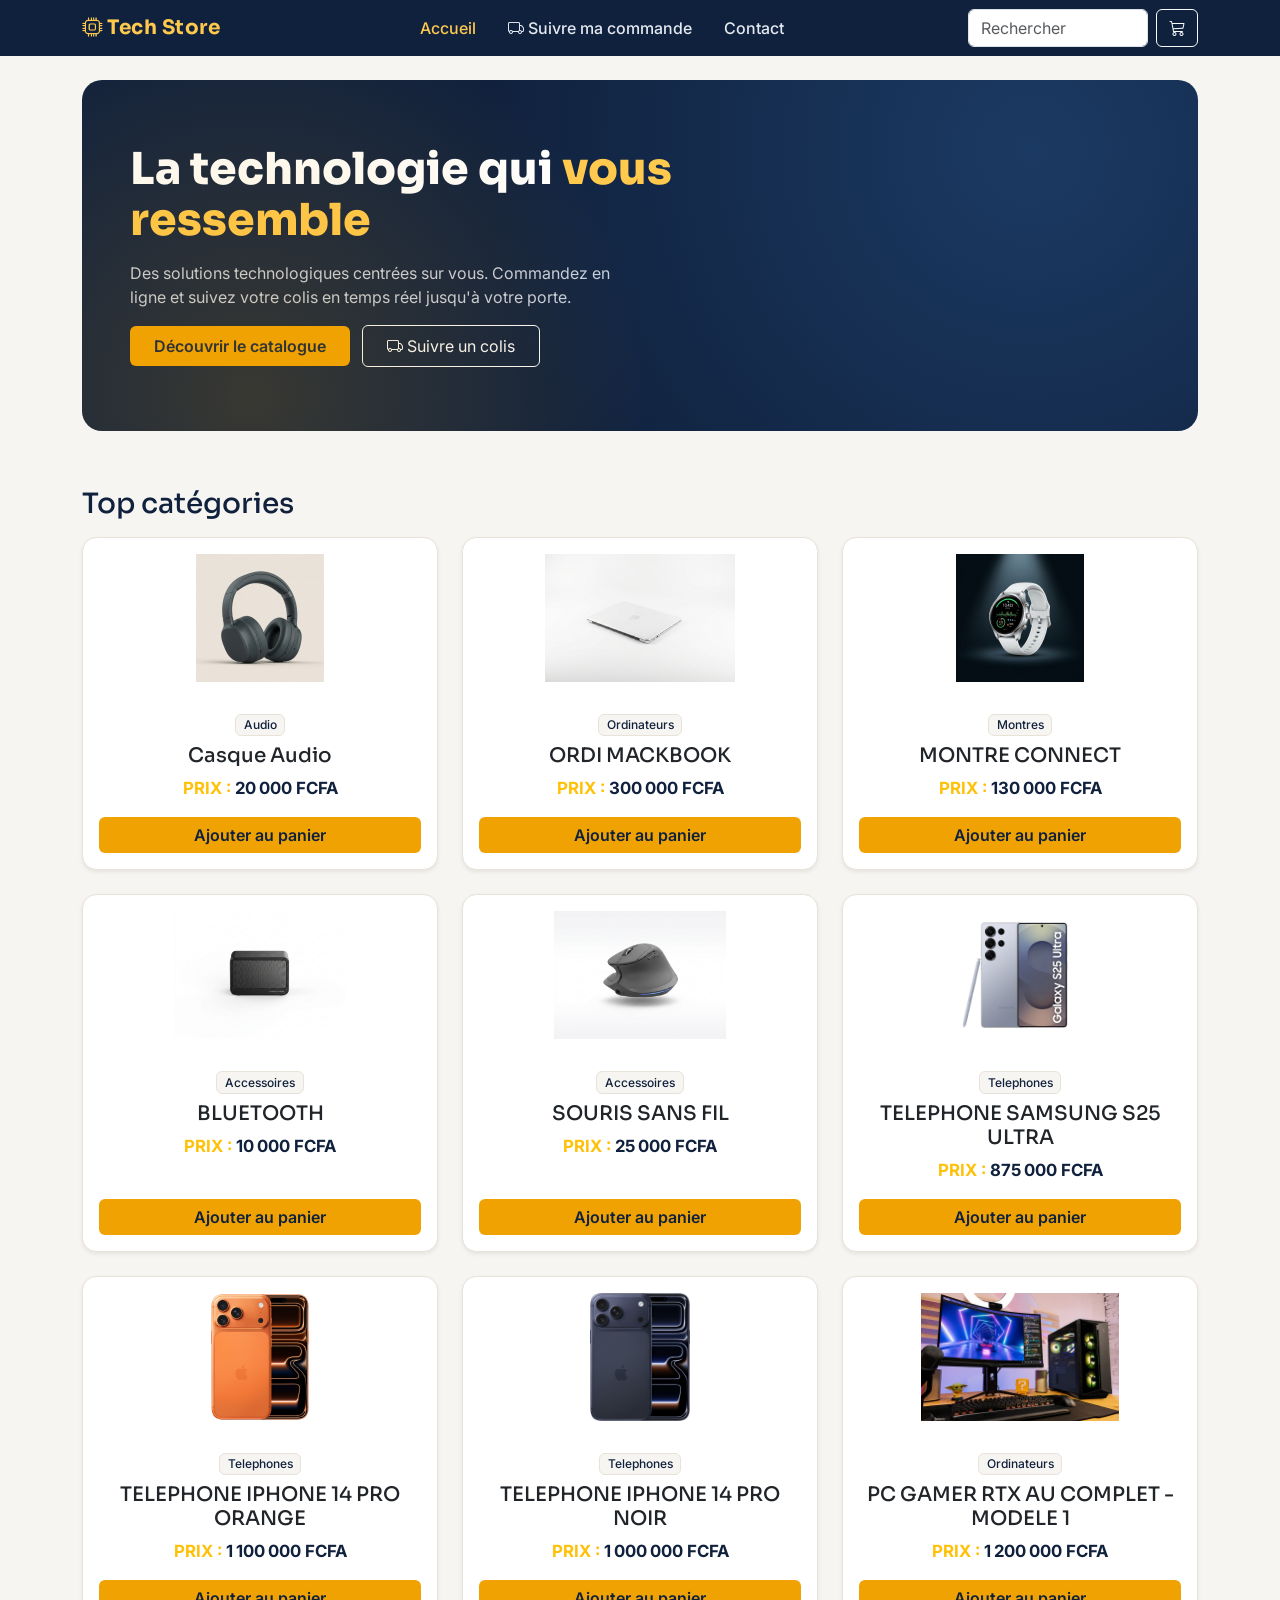
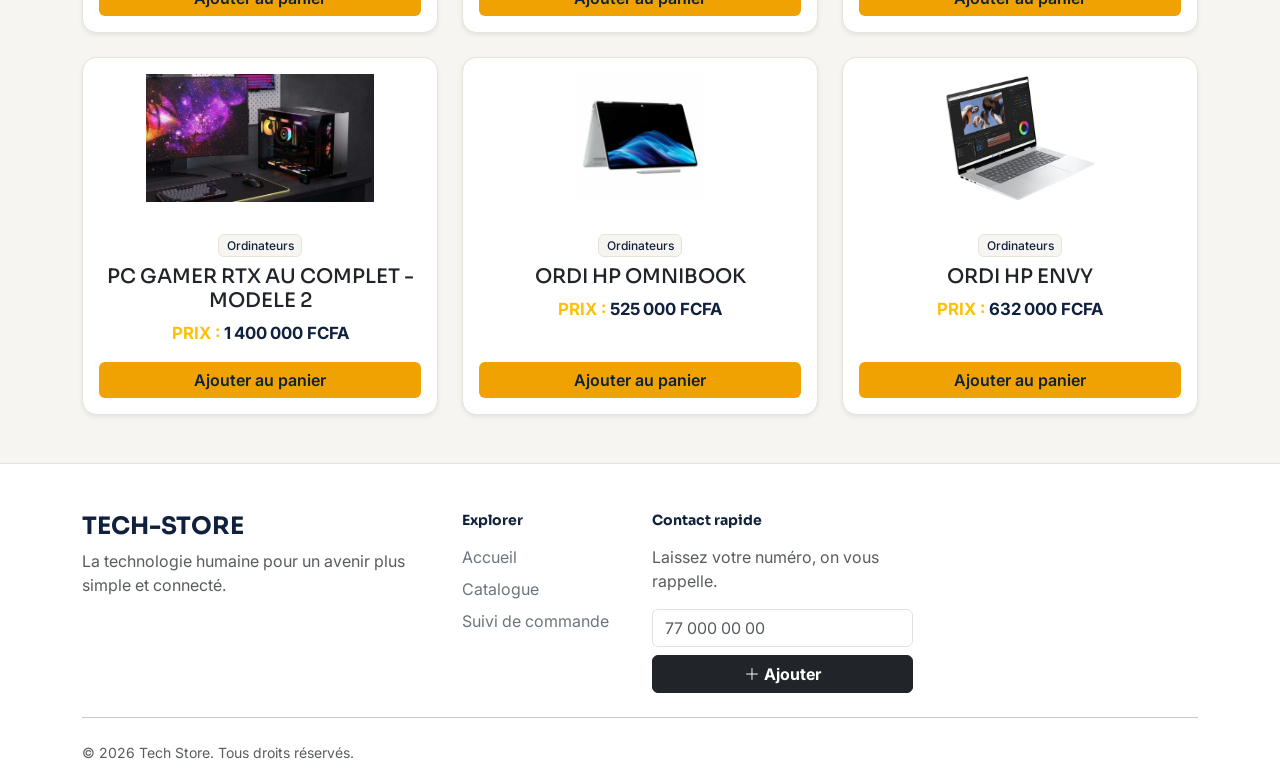
<file: index.html>
<!DOCTYPE html>
<html lang="fr">

<head>
    <meta charset="UTF-8">
    <meta name="viewport" content="width=device-width, initial-scale=1.0">
    <title>Tech Store</title>
    <link href="https://cdn.jsdelivr.net/npm/bootstrap@5.3.8/dist/css/bootstrap.min.css" rel="stylesheet">
    <link rel="stylesheet" href="https://cdn.jsdelivr.net/npm/bootstrap-icons@1.11.3/font/bootstrap-icons.css">
    <link rel="stylesheet" href="css/custom.css">
</head>

<body>
    <nav class="navbar navbar-expand-lg navbar-tech">
        <div class="container">
            <a class="navbar-brand fw-bold" href="index.html"><i class="bi bi-cpu"></i> Tech Store</a>

            <ul class="navbar-nav mx-auto d-flex flex-row gap-3">
                <li class="nav-item">
                    <a class="nav-link active" href="index.html">Accueil</a>
                </li>
                <li class="nav-item">
                    <a class="nav-link" href="suivi.html"><i class="bi bi-truck"></i> Suivre ma commande</a>
                </li>
                <li class="nav-item">
                    <a class="nav-link" href="admin.html">Contact</a>
                </li>
            </ul>
            <div class="d-flex align-items-center gap-2">
                <input class="form-control" type="text" placeholder="Rechercher" id="recherche" style="width:180px">
                <button class="btn btn-outline-light position-relative" data-bs-toggle="offcanvas" data-bs-target="#offcanvasPanier">
                    <i class="bi bi-cart3"></i>
                    <span class="position-absolute top-0 start-100 translate-middle badge rounded-pill bg-gold" id="panierCompteur" style="display:none;">0</span>
                </button>
            </div>
        </div>
    </nav>

    <div class="container mt-4">
        <div class="hero">
            <div class="row align-items-center">
                <div class="col-md-7">
                    <h1>La technologie qui <span class="accent">vous ressemble</span></h1>
                    <p class="my-3">
                        Des solutions technologiques centrées sur vous. Commandez en ligne et suivez
                        votre colis en temps réel jusqu'à votre porte.
                    </p>
                    <a href="#zone-produits" class="btn btn-gold px-4 py-2">Découvrir le catalogue</a>
                    <a href="suivi.html" class="btn btn-outline-light px-4 py-2 ms-2">
                        <i class="bi bi-truck"></i> Suivre un colis
                    </a>
                </div>
            </div>
        </div>
    </div>

    <div class="container mt-5">
        <h3 class="py-2">Top catégories</h3>
        <div class="row g-4" id="zone-produits"></div>
    </div>

    <!-- Offcanvas Panier -->
    <div class="offcanvas offcanvas-end" tabindex="-1" id="offcanvasPanier">
        <div class="offcanvas-header" style="background: var(--navy); color: #fff;">
            <h5 class="offcanvas-title"><i class="bi bi-cart3"></i> Mon panier</h5>
            <button type="button" class="btn-close btn-close-white" data-bs-dismiss="offcanvas"></button>
        </div>
        <div class="offcanvas-body d-flex flex-column">
            <div id="panierVide" class="text-center text-muted py-5">
                <i class="bi bi-cart-x" style="font-size: 2.5rem;"></i>
                <p class="mt-2">Votre panier est vide.</p>
            </div>
            <div id="panierContenu"></div>
            <div class="mt-auto pt-3 border-top" id="panierPied" style="display:none;">
                <div class="d-flex justify-content-between fw-bold fs-5 mb-3">
                    <span>Total</span>
                    <span id="panierTotal">0 FCFA</span>
                </div>
                <button class="btn btn-gold w-100" data-bs-dismiss="offcanvas" onclick="ouvrirCommande()">
                    Passer la commande
                </button>
            </div>
        </div>
    </div>

    <!-- Modal Achat -->
    <div class="modal fade" id="modalAchat" tabindex="-1">
        <div class="modal-dialog modal-dialog-centered">
            <div class="modal-content">
                <div class="modal-header" style="background: var(--navy); color: #fff;">
                    <h5 class="modal-title"><i class="bi bi-bag-check"></i> Finaliser la commande</h5>
                    <button type="button" class="btn-close btn-close-white" data-bs-dismiss="modal"></button>
                </div>
                <div class="modal-body">
                    <div id="achatFormulaire">
                        <div class="mb-3 p-2 rounded" style="background: var(--cream);" id="achatRecap"></div>
                        <div class="mb-3">
                            <label class="form-label">Nom complet</label>
                            <input type="text" id="achatClient" class="form-control" placeholder="Votre nom">
                        </div>
                        <div class="mb-3">
                            <label class="form-label">Téléphone</label>
                            <input type="tel" id="achatTelephone" class="form-control" placeholder="77 000 00 00">
                        </div>
                        <div class="mb-3">
                            <label class="form-label">Adresse de livraison</label>
                            <input type="text" id="achatAdresse" class="form-control" placeholder="Quartier, ville">
                        </div>
                        <button class="btn btn-gold w-100" onclick="confirmerAchat()">Confirmer la commande</button>
                    </div>
                    <div id="achatConfirmation" style="display:none;" class="text-center py-3">
                        <i class="bi bi-check-circle-fill text-success" style="font-size: 2.5rem;"></i>
                        <h5 class="mt-3">Commande enregistrée !</h5>
                        <p class="text-muted">Votre numéro de suivi :</p>
                        <p class="fw-bold fs-5" id="numeroColisGenere"></p>
                        <a href="#" id="lienSuivi" class="btn btn-gold">Suivre mon colis</a>
                    </div>
                </div>
            </div>
        </div>
    </div>

    <footer class="bg-white border-top mt-5 pt-5 pb-3">
        <div class="container">
            <div class="row g-4">
                <div class="col-lg-4 col-md-6">
                    <h4 class="fw-bold" style="color: var(--navy);">TECH-STORE</h4>
                    <p class="text-muted mb-3">
                        La technologie humaine pour un avenir plus simple et connecté.
                    </p>
                </div>
                <div class="col-lg-2 col-md-6">
                    <h6 class="fw-bold small mb-3">Explorer</h6>
                    <ul class="list-unstyled">
                        <li class="mb-2"><a href="index.html" class="link-secondary link-underline-opacity-0">Accueil</a></li>
                        <li class="mb-2"><a href="admin.html" class="link-secondary link-underline-opacity-0">Catalogue</a></li>
                        <li class="mb-2"><a href="suivi.html" class="link-secondary link-underline-opacity-0">Suivi de commande</a></li>
                    </ul>
                </div>
                <div class="col-lg-3 col-md-6">
                    <h6 class="fw-bold small mb-3">Contact rapide</h6>
                    <p class="text-muted mb-3">Laissez votre numéro, on vous rappelle.</p>
                    <div class="d-flex flex-column gap-2">
                        <input type="tel" class="form-control" placeholder="77 000 00 00">
                        <button class="btn btn-dark fw-bold">
                            <i class="bi bi-plus-lg me-1"></i>Ajouter
                        </button>
                    </div>
                </div>
            </div>
            <hr class="my-4">
            <div class="d-flex flex-column flex-md-row justify-content-between align-items-center gap-2">
                <span class="text-muted small">&copy; 2026 Tech Store. Tous droits réservés.</span>
            </div>
        </div>
    </footer>

    <script src="https://cdn.jsdelivr.net/npm/bootstrap@5.3.8/dist/js/bootstrap.bundle.min.js"></script>
    <script src="js/produitsData.js"></script>
    <script src="js/script.js"></script>
</body>

</html>
</file>
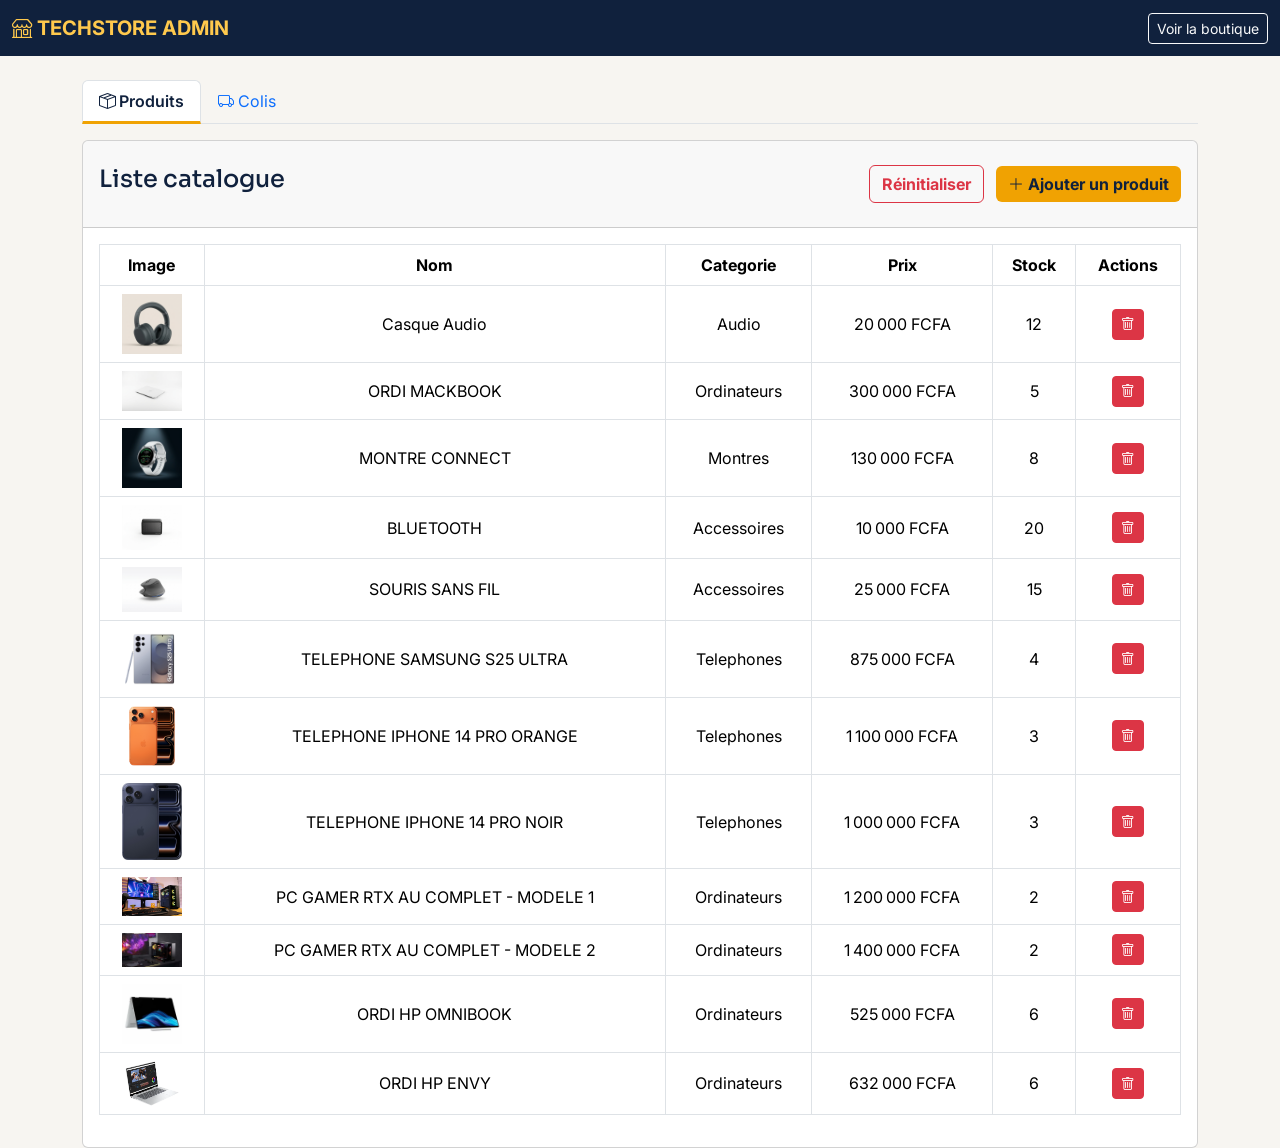
<file: admin.html>
<!DOCTYPE html>
<html lang="fr">

<head>
    <meta charset="UTF-8">
    <meta name="viewport" content="width=device-width, initial-scale=1.0">
    <title>Tech Store - Admin</title>
    <link href="https://cdn.jsdelivr.net/npm/bootstrap@5.3.8/dist/css/bootstrap.min.css" rel="stylesheet">
    <link rel="stylesheet" href="https://cdn.jsdelivr.net/npm/bootstrap-icons@1.11.3/font/bootstrap-icons.css">
    <link rel="stylesheet" href="https://cdn.datatables.net/1.13.6/css/dataTables.bootstrap5.min.css">
    <link rel="stylesheet" href="css/custom.css">
</head>

<body>
    <nav class="navbar navbar-expand-lg navbar-admin">
        <div class="container-fluid d-flex">
            <a class="navbar-brand fw-bold" style="color: var(--gold-light);" href="">
                <i class="bi bi-shop"></i> TECHSTORE ADMIN
            </a>
            <a href="index.html" class="btn btn-outline-light btn-sm">Voir la boutique</a>
        </div>
    </nav>

    <div class="container mt-4">
        <ul class="nav nav-tabs" id="ongletsAdmin">
            <li class="nav-item">
                <button class="nav-link active" data-bs-toggle="tab" data-bs-target="#ongletProduits">
                    <i class="bi bi-box-seam"></i> Produits
                </button>
            </li>
            <li class="nav-item">
                <button class="nav-link" data-bs-toggle="tab" data-bs-target="#ongletColis">
                    <i class="bi bi-truck"></i> Colis
                </button>
            </li>
        </ul>

        <div class="tab-content mt-3">
            <!-- ===== PRODUITS ===== -->
            <div class="tab-pane fade show active" id="ongletProduits">
                <div class="card">
                    <div class="card-header">
                        <div class="d-flex justify-content-between py-3">
                            <h4>Liste catalogue</h4>
                            <div>
                                <button class="btn btn-outline-danger fw-bold me-2" id="btn-reinit">Réinitialiser</button>
                                <button class="btn btn-gold fw-bold" id="btn-ajouter">
                                    <i class="bi bi-plus-lg"></i> Ajouter un produit
                                </button>
                            </div>
                        </div>
                    </div>
                    <div class="card-body">
                        <table class="table table-bordered text-center align-middle">
                            <thead style="background: var(--navy); color: #fff;">
                                <tr>
                                    <th>Image</th>
                                    <th>Nom</th>
                                    <th>Categorie</th>
                                    <th>Prix</th>
                                    <th>Stock</th>
                                    <th>Actions</th>
                                </tr>
                            </thead>
                            <tbody id="tableau"></tbody>
                        </table>
                    </div>
                </div>
            </div>

            <!-- ===== COLIS ===== -->
            <div class="tab-pane fade" id="ongletColis">
                <div id="vueListeColis">
                    <div class="card mt-3">
                        <h5 class="ps-3 py-2" style="background: var(--navy); color: #fff;">Ajouter un colis (commande manuelle)</h5>
                        <div class="row p-3">
                            <div class="col-md-6 mb-3">
                                <label>Client</label>
                                <input type="text" id="colisClientInput" class="form-control">
                            </div>
                            <div class="col-md-6 mb-3">
                                <label>Téléphone</label>
                                <input type="text" id="colisTelephoneInput" class="form-control">
                            </div>
                            <div class="col-12 mb-3">
                                <label>Description</label>
                                <input type="text" id="colisDescriptionInput" class="form-control">
                            </div>
                        </div>
                        <div class="text-center pb-3">
                            <button class="btn btn-gold" onclick="ajouterColis()">Enregistrer</button>
                        </div>
                    </div>

                    <div class="card mt-3">
                        <div class="d-flex justify-content-between align-items-center py-2 ps-3" style="background: var(--cream);">
                            <h5 class="m-0">Liste des colis</h5>
                            <button class="btn btn-dark btn-sm me-3" onclick="btnDashboardColis()">
                                <i class="bi bi-bar-chart"></i> Tableau de bord
                            </button>
                        </div>
                        <div class="row p-3 d-flex justify-content-between align-items-center">
                            <div class="col-md-6 d-flex align-items-center gap-2">
                                <label class="mb-0">Afficher</label>
                                <select id="filtreStatutColis" class="form-select" style="width:auto">
                                    <option value="">Tous</option>
                                    <option value="Enregistré">Enregistré</option>
                                    <option value="Pris en charge">Pris en charge</option>
                                    <option value="En transit">En transit</option>
                                    <option value="Arrivé à destination">Arrivé à destination</option>
                                    <option value="Livré">Livré</option>
                                </select>
                            </div>
                            <div class="col-md-6 text-end">
                                <label class="mb-0">Rechercher :</label>
                                <input type="text" id="rechercheColis" class="form-control d-inline-block" style="width:220px">
                            </div>
                        </div>
                        <table class="table table-bordered" id="tableColis" style="width:100%">
                            <thead style="background: var(--navy); color: #fff;">
                                <tr>
                                    <th>Numero</th>
                                    <th>Client</th>
                                    <th>Téléphone</th>
                                    <th>Description</th>
                                    <th>Statut</th>
                                    <th>Action</th>
                                </tr>
                            </thead>
                            <tbody></tbody>
                        </table>
                    </div>
                </div>

                <div id="vueDetailColis" class="card mt-3" style="display:none;">
                    <div class="card-header" style="background: var(--navy); color: #fff;" id="detailNumeroColis"></div>
                    <div class="card-body">
                        <p>Client : <span id="detailClientColis"></span></p>
                        <p>Statut : <span id="detailStatutColis"></span></p>

                        <div class="alert alert-success" id="messageLivreColis" style="display:none;">
                            Colis livré. Modification interdite.
                        </div>

                        <div id="zoneMiseAJourColis">
                            <select id="selectEtapeColis" class="form-select mb-3"></select>
                            <button class="btn btn-gold mb-3" onclick="mettreAJourColis()">Mettre à jour</button>
                        </div>

                        <hr>
                        <h6>Historique</h6>
                        <div class="timeline" id="listeHistoriqueColis"></div>

                        <button class="btn btn-secondary mt-3" onclick="retourColis()">Retour</button>
                    </div>
                </div>

                <div id="vueDashboardColis" class="card mt-3" style="display:none;">
                    <h4 class="text-center py-2" style="background: var(--navy); color: #fff;">Tableau de bord</h4>
                    <div class="row p-3">
                        <div class="col">
                            <div class="card">
                                <div class="card-header bg-success text-center h3 text-white">Colis livrés</div>
                                <div class="card-body h3 text-center" id="colisLivresAdmin">0</div>
                            </div>
                        </div>
                        <div class="col">
                            <div class="card">
                                <div class="card-header bg-warning text-center h3 text-white">Colis en transit</div>
                                <div class="card-body h3 text-center" id="colisTransitAdmin">0</div>
                            </div>
                        </div>
                        <div class="col">
                            <div class="card">
                                <div class="card-header bg-info text-center h3 text-white">Colis arrivés</div>
                                <div class="card-body h3 text-center" id="colisArrivesAdmin">0</div>
                            </div>
                        </div>
                    </div>
                    <div class="text-center pb-3">
                        <button class="btn btn-dark" onclick="retourDashboardColis()">Retour</button>
                    </div>
                </div>
            </div>
        </div>
    </div>

    <!-- Modal ajout produit -->
    <div class="position-fixed top-0 start-0 w-100 h-100 bg-dark bg-opacity-50 d-flex justify-content-center align-items-center d-none"
        id="formulaire" style="z-index: 999;">
        <div class="card" style="width: 600px;">
            <div class="card-header text-white d-flex justify-content-between" style="background: var(--navy);">
                <h5 class="m-0"><i class="bi bi-plus-circle"></i> Nouveau produit</h5>
                <button type="button" class="btn-close btn-close-white" id="btn-fermer"></button>
            </div>
            <div class="p-3">
                <div class="mb-3">
                    <label class="form-label">Nom du produit</label>
                    <input type="text" class="form-control" id="nom" placeholder="Ex : Casque Bluetooth...">
                </div>
                <div class="mb-3">
                    <label class="form-label">Description</label>
                    <input type="text" class="form-control" id="Description" placeholder="Description...">
                </div>
                <div class="mb-3">
                    <label class="form-label">Categorie</label>
                    <select id="Categorie" class="form-select">
                        <option>Ordinateurs</option>
                        <option>Telephones</option>
                        <option>Audio</option>
                        <option>Accessoires</option>
                        <option>Montres</option>
                    </select>
                </div>
                <div class="row mb-3">
                    <div class="col-6">
                        <label class="form-label">Prix (FCFA)</label>
                        <input type="text" class="form-control" id="Prix" placeholder="99">
                    </div>
                    <div class="col-6">
                        <label class="form-label">Stock</label>
                        <input type="number" class="form-control" id="Stock" placeholder="nombre...">
                    </div>
                </div>
                <div class="mb-3">
                    <label class="form-label fw-bold">Lien de l'image (chemin)</label>
                    <input type="url" class="form-control" id="image" placeholder="https://exemple.com/image.jpg">
                </div>
                <button class="btn btn-secondary" id="btn-annuler">Annuler</button>
                <button class="btn btn-gold" id="btn-enregistrer">Ajouter au catalogue</button>
            </div>
        </div>
    </div>

    <script src="https://code.jquery.com/jquery-3.7.1.min.js"></script>
    <script src="https://cdn.datatables.net/1.13.6/js/jquery.dataTables.min.js"></script>
    <script src="https://cdn.datatables.net/1.13.6/js/dataTables.bootstrap5.min.js"></script>
    <script src="https://cdn.jsdelivr.net/npm/bootstrap@5.3.8/dist/js/bootstrap.bundle.min.js"></script>
    <script src="js/produitsData.js"></script>
    <script src="js/scriptAdmin.js"></script>
</body>

</html>
</file>
<file: css/custom.css>
@import url('https://fonts.googleapis.com/css2?family=Sora:wght@600;700;800&family=Inter:wght@400;500;600&display=swap');

:root {
    --navy: #10213D;
    --navy-light: #1B3A63;
    --gold: #F0A202;
    --gold-light: #FFC94D;
    --cream: #F7F5F1;
    --slate: #5A6478;
}

body {
    font-family: 'Inter', sans-serif;
    background-color: var(--cream);
    color: var(--navy);
}

h1, h2, h3, h4, h5, h6 {
    font-family: 'Sora', sans-serif;
    color: var(--navy);
}

/* ---------- Navbar ---------- */
.navbar-tech {
    background: var(--navy);
}

.navbar-tech .navbar-brand {
    font-family: 'Sora', sans-serif;
    color: var(--gold-light) !important;
    letter-spacing: .5px;
}

.navbar-tech .nav-link {
    color: #E4E8F0 !important;
    font-weight: 500;
}

.navbar-tech .nav-link.active {
    color: var(--gold-light) !important;
}

/* ---------- Hero ---------- */
.hero {
    background: radial-gradient(circle at 85% 20%, var(--navy-light) 0%, var(--navy) 55%);
    border-radius: 1.25rem;
    color: #fff;
    padding: 4rem 3rem;
    overflow: hidden;
    position: relative;
}

.hero::after {
    content: "";
    position: absolute;
    inset: 0;
    background: radial-gradient(circle at 15% 90%, rgba(240, 162, 2, .18), transparent 40%);
}

.hero h1 {
    color: #fff;
    font-size: 2.75rem;
    font-weight: 800;
    line-height: 1.15;
}

.hero .accent {
    color: var(--gold-light);
}

.hero p {
    color: #C7CEDD;
    max-width: 32rem;
}

.bg-gold {
    background: var(--gold) !important;
    color: var(--navy) !important;
}

.btn-gold {
    background: var(--gold);
    border: none;
    color: var(--navy);
    font-weight: 600;
    transition: transform .15s ease, background .15s ease;
}

.btn-gold:hover {
    background: var(--gold-light);
    color: var(--navy);
    transform: translateY(-1px);
}

/* ---------- Product cards ---------- */
.product-card {
    border: 1px solid #E8E3D9;
    border-radius: .9rem;
    transition: transform .18s ease, box-shadow .18s ease;
    background: #fff;
}

.product-card:hover {
    transform: translateY(-4px);
    box-shadow: 0 14px 28px rgba(16, 33, 61, .12);
}

.product-card img {
    height: 160px;
    object-fit: contain;
}

.product-card .prix {
    color: var(--navy);
    font-size: 1.05rem;
}

.badge-categorie {
    background: var(--cream);
    color: var(--navy);
    border: 1px solid #E8E3D9;
    font-weight: 500;
}

/* ---------- Panier ---------- */
.panier-item {
    border-bottom: 1px solid #E8E3D9;
    padding: .75rem 0;
}

.panier-item img {
    width: 50px;
    height: 50px;
    object-fit: contain;
}

.qte-btn {
    width: 28px;
    height: 28px;
    line-height: 1;
    padding: 0;
}

/* ---------- Suivi / statut ---------- */
.timeline {
    border-left: 2px solid #E8E3D9;
    padding-left: 1.25rem;
}

.timeline-item {
    position: relative;
    padding-bottom: 1.25rem;
}

.timeline-item::before {
    content: "";
    position: absolute;
    left: -1.63rem;
    top: .25rem;
    width: .65rem;
    height: .65rem;
    border-radius: 50%;
    background: var(--gold);
}

.tracking-hero {
    background: var(--navy);
    color: #fff;
    border-radius: 1rem;
    padding: 2rem;
}

.tracking-hero input {
    border: none;
}

/* ---------- Admin ---------- */
.navbar-admin {
    background: var(--navy);
}

.nav-tabs .nav-link.active {
    border-bottom: 3px solid var(--gold);
    font-weight: 600;
    color: var(--navy);
}
</file>
